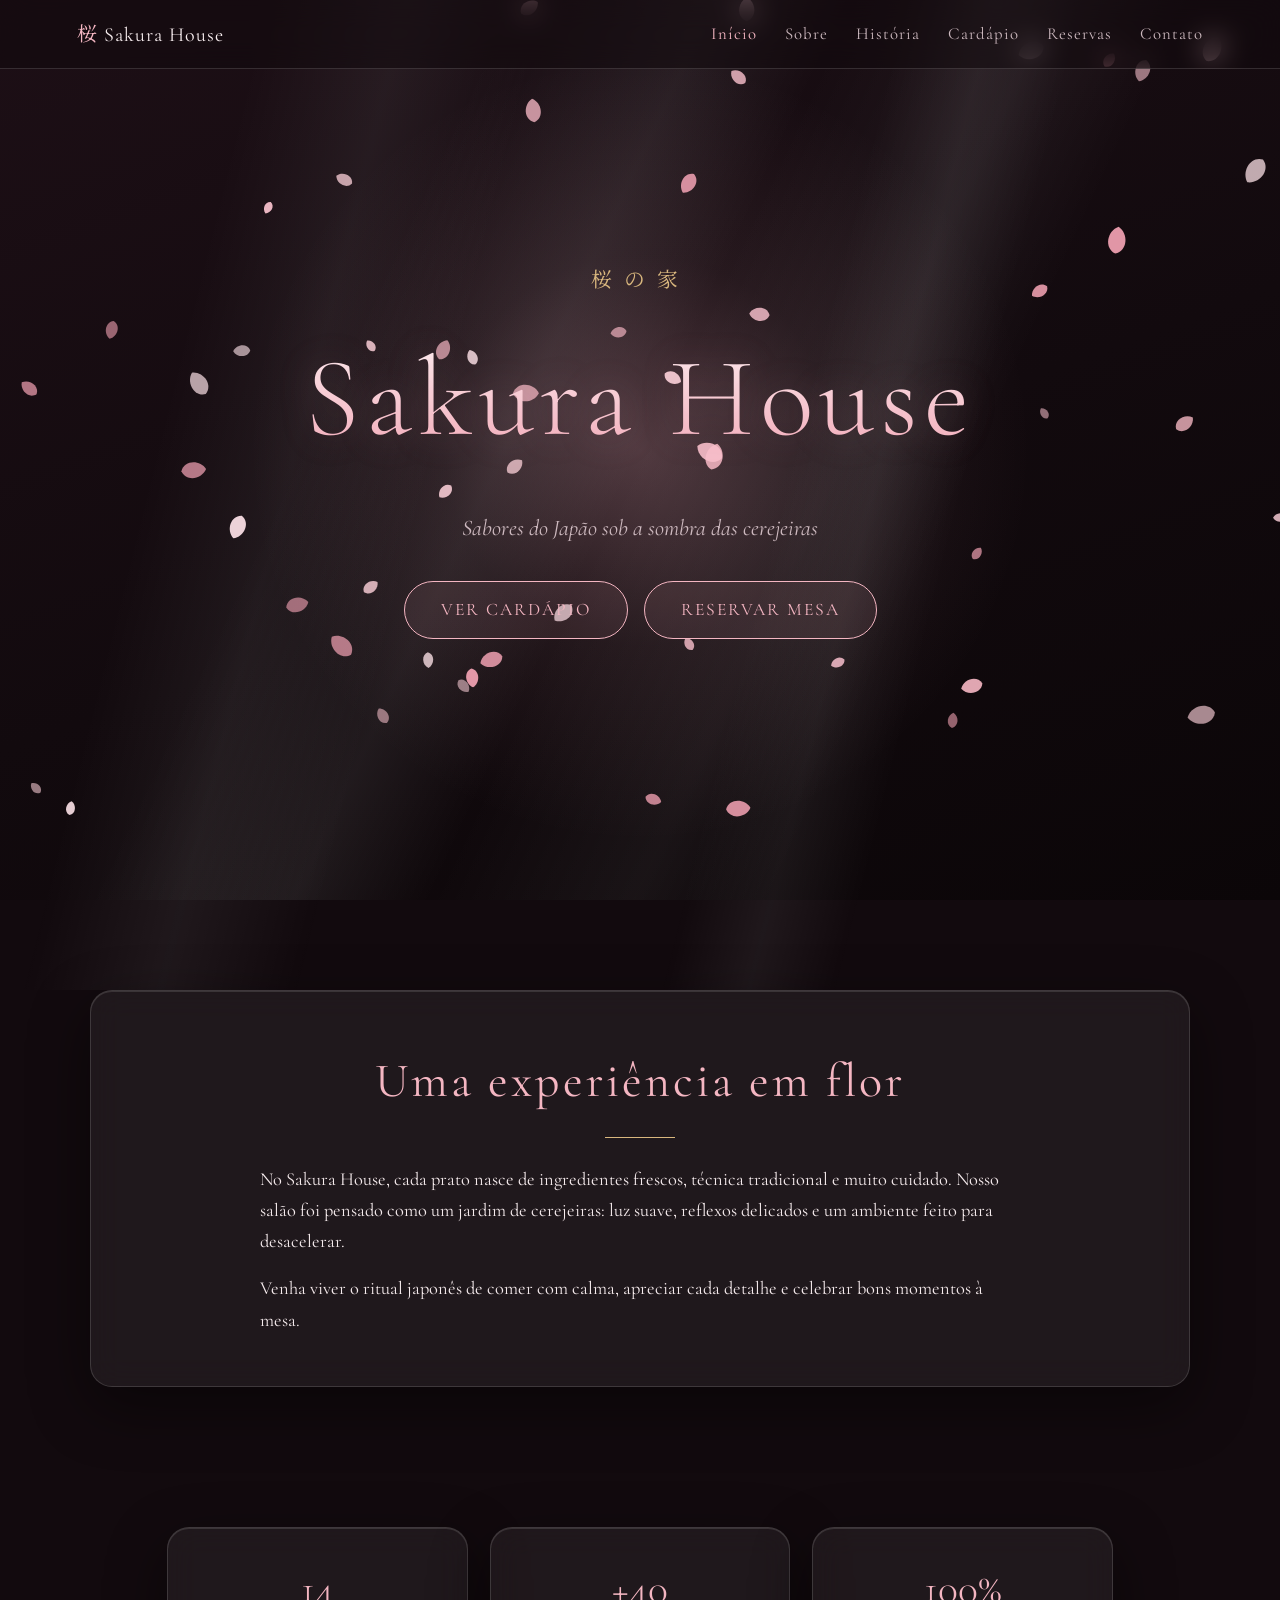
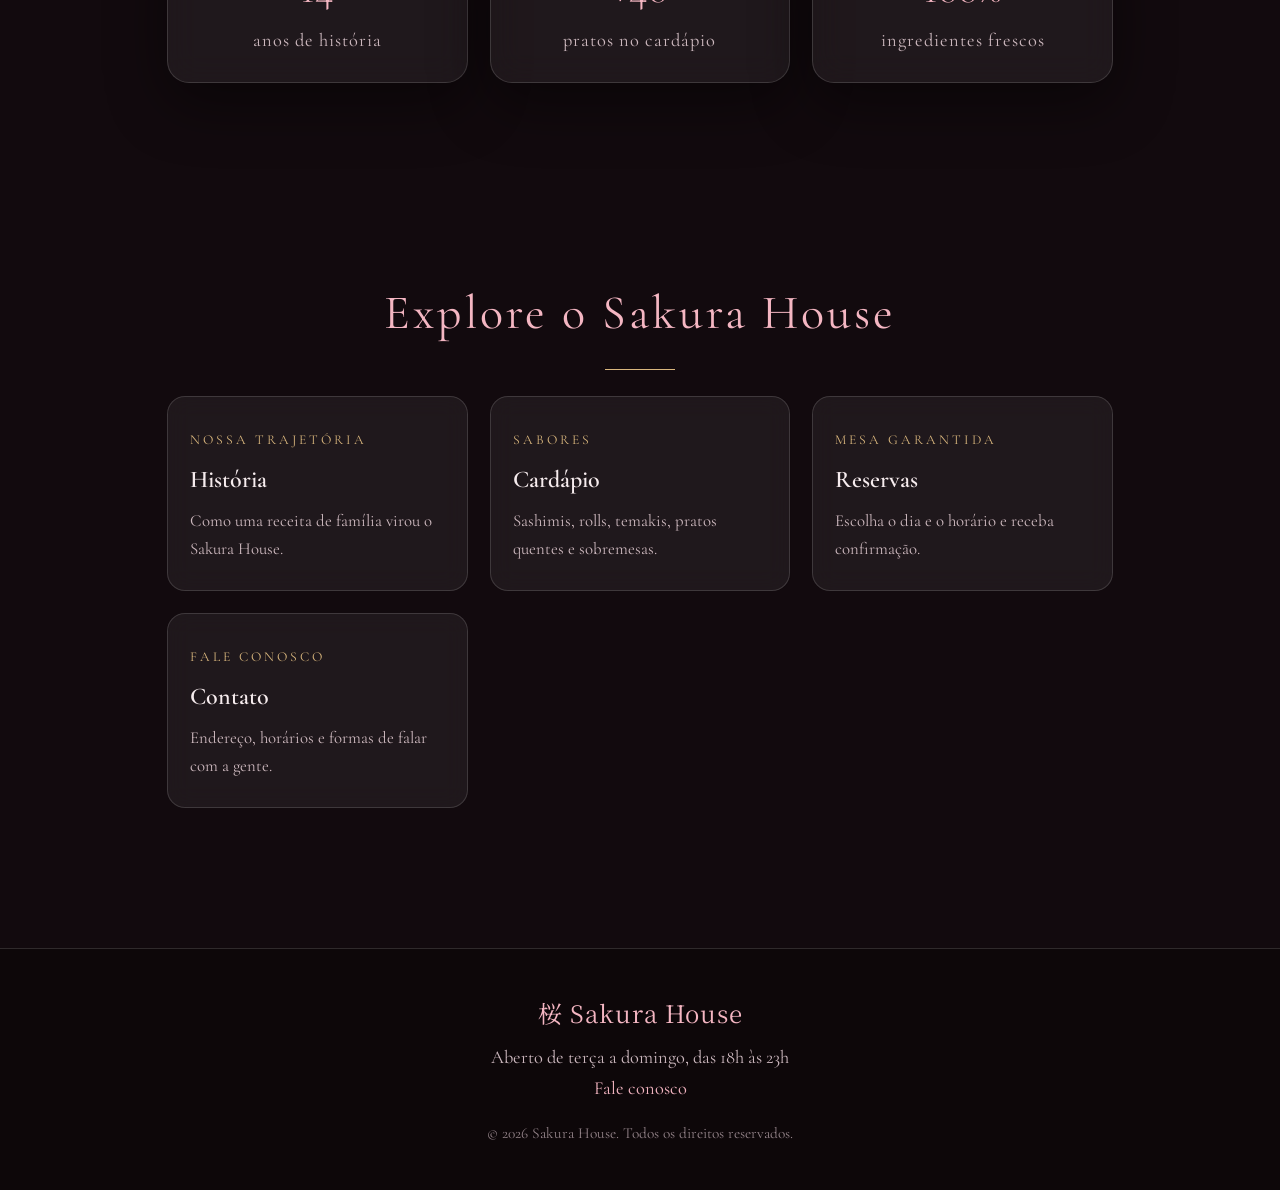
<file: index.html>
<!DOCTYPE html>
<html lang="pt-BR">
<head>
  <meta charset="UTF-8" />
  <meta name="viewport" content="width=device-width, initial-scale=1.0" />
  <title>Sakura House | Restaurante Japonês</title>
  <meta name="description" content="Sakura House, culinária japonesa sofisticada sob a sombra das cerejeiras." />

  <link rel="preconnect" href="https://fonts.googleapis.com" />
  <link rel="preconnect" href="https://fonts.gstatic.com" crossorigin />
  <link href="https://fonts.googleapis.com/css2?family=Cormorant+Garamond:wght@300;400;600&family=Noto+Serif+JP:wght@300;500&display=swap" rel="stylesheet" />
  <link rel="stylesheet" href="css/style.css" />
</head>
<body>

  <div class="fundo-espelho" id="espelho"></div>
  <canvas id="petalas"></canvas>

  <header class="topo">
    <a href="index.html" class="logo">桜 <span>Sakura House</span></a>
    <nav>
      <a href="index.html" class="ativo">Início</a>
      <a href="sobre.html">Sobre</a>
      <a href="historia.html">História</a>
      <a href="cardapio.html">Cardápio</a>
      <a href="reservas.html">Reservas</a>
      <a href="contato.html">Contato</a>
    </nav>
  </header>

  <main>

    <section class="hero">
      <p class="kanji">桜の家</p>
      <h1>Sakura House</h1>
      <p class="frase">Sabores do Japão sob a sombra das cerejeiras</p>
      <div class="botoes">
        <a href="cardapio.html" class="botao">Ver cardápio</a>
        <a href="reservas.html" class="botao">Reservar mesa</a>
      </div>
    </section>

    <section class="secao vidro">
      <h2>Uma experiência em flor</h2>
      <div class="texto">
        <p>
          No Sakura House, cada prato nasce de ingredientes frescos, técnica
          tradicional e muito cuidado. Nosso salão foi pensado como um jardim
          de cerejeiras: luz suave, reflexos delicados e um ambiente feito
          para desacelerar.
        </p>
        <p>
          Venha viver o ritual japonês de comer com calma, apreciar cada
          detalhe e celebrar bons momentos à mesa.
        </p>
      </div>
    </section>

    <section class="secao">
      <div class="numeros">
        <div class="numero vidro" style="padding: 26px 10px;">
          <strong>14</strong><span>anos de história</span>
        </div>
        <div class="numero vidro" style="padding: 26px 10px;">
          <strong>+40</strong><span>pratos no cardápio</span>
        </div>
        <div class="numero vidro" style="padding: 26px 10px;">
          <strong>100%</strong><span>ingredientes frescos</span>
        </div>
      </div>
    </section>

    <section class="secao">
      <h2>Explore o Sakura House</h2>
      <div class="grade">
        <a href="historia.html" class="card">
          <span class="categoria">Nossa trajetória</span>
          <h3>História</h3>
          <p>Como uma receita de família virou o Sakura House.</p>
        </a>
        <a href="cardapio.html" class="card">
          <span class="categoria">Sabores</span>
          <h3>Cardápio</h3>
          <p>Sashimis, rolls, temakis, pratos quentes e sobremesas.</p>
        </a>
        <a href="reservas.html" class="card">
          <span class="categoria">Mesa garantida</span>
          <h3>Reservas</h3>
          <p>Escolha o dia e o horário e receba confirmação.</p>
        </a>
        <a href="contato.html" class="card">
          <span class="categoria">Fale conosco</span>
          <h3>Contato</h3>
          <p>Endereço, horários e formas de falar com a gente.</p>
        </a>
      </div>
    </section>

  </main>

  <footer class="rodape">
    <p class="logo">桜 Sakura House</p>
    <p>Aberto de terça a domingo, das 18h às 23h</p>
    <p><a href="contato.html">Fale conosco</a></p>
    <small>© 2026 Sakura House. Todos os direitos reservados.</small>
  </footer>

  <script src="js/espelho.js"></script>
  <script src="js/petalas.js"></script>
</body>
</html>
</file>
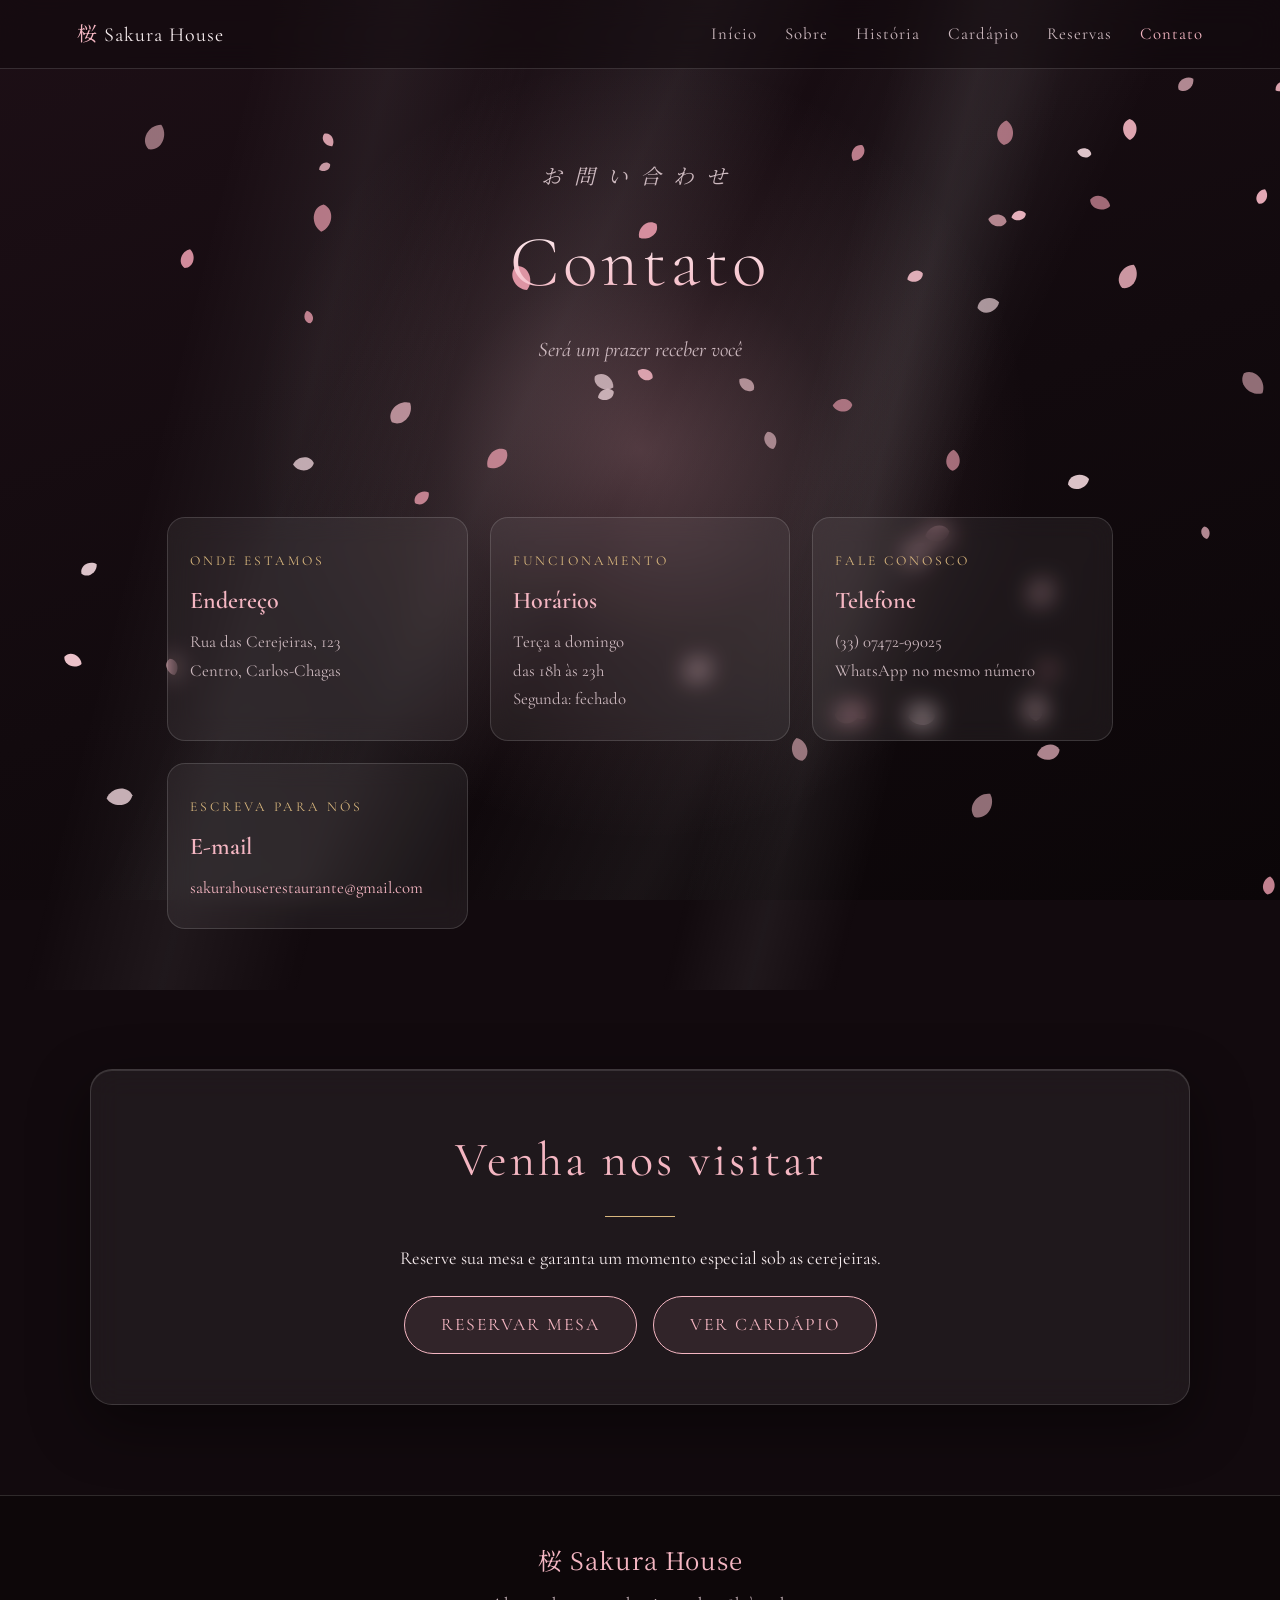
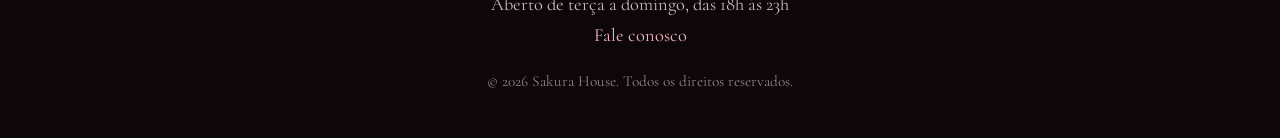
<file: contato.html>
<!DOCTYPE html>
<html lang="pt-BR">
<head>
  <meta charset="UTF-8" />
  <meta name="viewport" content="width=device-width, initial-scale=1.0" />
  <title>Contato | Sakura House</title>
  <meta name="description" content="Endereço, horários e contato do Sakura House." />

  <link rel="preconnect" href="https://fonts.googleapis.com" />
  <link rel="preconnect" href="https://fonts.gstatic.com" crossorigin />
  <link href="https://fonts.googleapis.com/css2?family=Cormorant+Garamond:wght@300;400;600&family=Noto+Serif+JP:wght@300;500&display=swap" rel="stylesheet" />
  <link rel="stylesheet" href="css/style.css" />
</head>
<body>

  <div class="fundo-espelho" id="espelho"></div>
  <canvas id="petalas"></canvas>

  <header class="topo">
    <a href="index.html" class="logo">桜 <span>Sakura House</span></a>
    <nav>
      <a href="index.html">Início</a>
      <a href="sobre.html">Sobre</a>
      <a href="historia.html">História</a>
      <a href="cardapio.html">Cardápio</a>
      <a href="reservas.html">Reservas</a>
      <a href="contato.html" class="ativo">Contato</a>
    </nav>
  </header>

  <main class="pagina">

    <div class="cabecalho-pagina">
      <p class="kanji">お問い合わせ</p>
      <h1>Contato</h1>
      <p>Será um prazer receber você</p>
    </div>

    <section class="secao info-contato">
      <div class="grade">
        <article class="card">
          <span class="categoria">Onde estamos</span>
          <h3>Endereço</h3>
          <p>Rua das Cerejeiras, 123<br />Centro, Carlos-Chagas</p>
        </article>
        <article class="card">
          <span class="categoria">Funcionamento</span>
          <h3>Horários</h3>
          <p>Terça a domingo<br />das 18h às 23h<br />Segunda: fechado</p>
        </article>
        <article class="card">
          <span class="categoria">Fale conosco</span>
          <h3>Telefone</h3>
          <p>(33) 07472-99025<br />WhatsApp no mesmo número</p>
        </article>
        <article class="card">
          <span class="categoria">Escreva para nós</span>
          <h3>E-mail</h3>
          <p><a href="mailto:contato@sakurahouse.com">sakurahouserestaurante@gmail.com</a></p>
        </article>
      </div>
    </section>

    <section class="secao vidro">
      <h2>Venha nos visitar</h2>
      <p>Reserve sua mesa e garanta um momento especial sob as cerejeiras.</p>
      <div class="botoes" style="margin-top: 22px;">
        <a href="reservas.html" class="botao">Reservar mesa</a>
        <a href="cardapio.html" class="botao">Ver cardápio</a>
      </div>
    </section>

  </main>

  <footer class="rodape">
    <p class="logo">桜 Sakura House</p>
    <p>Aberto de terça a domingo, das 18h às 23h</p>
    <p><a href="contato.html">Fale conosco</a></p>
    <small>© 2026 Sakura House. Todos os direitos reservados.</small>
  </footer>

  <script src="js/espelho.js"></script>
  <script src="js/petalas.js"></script>
</body>
</html>
</file>
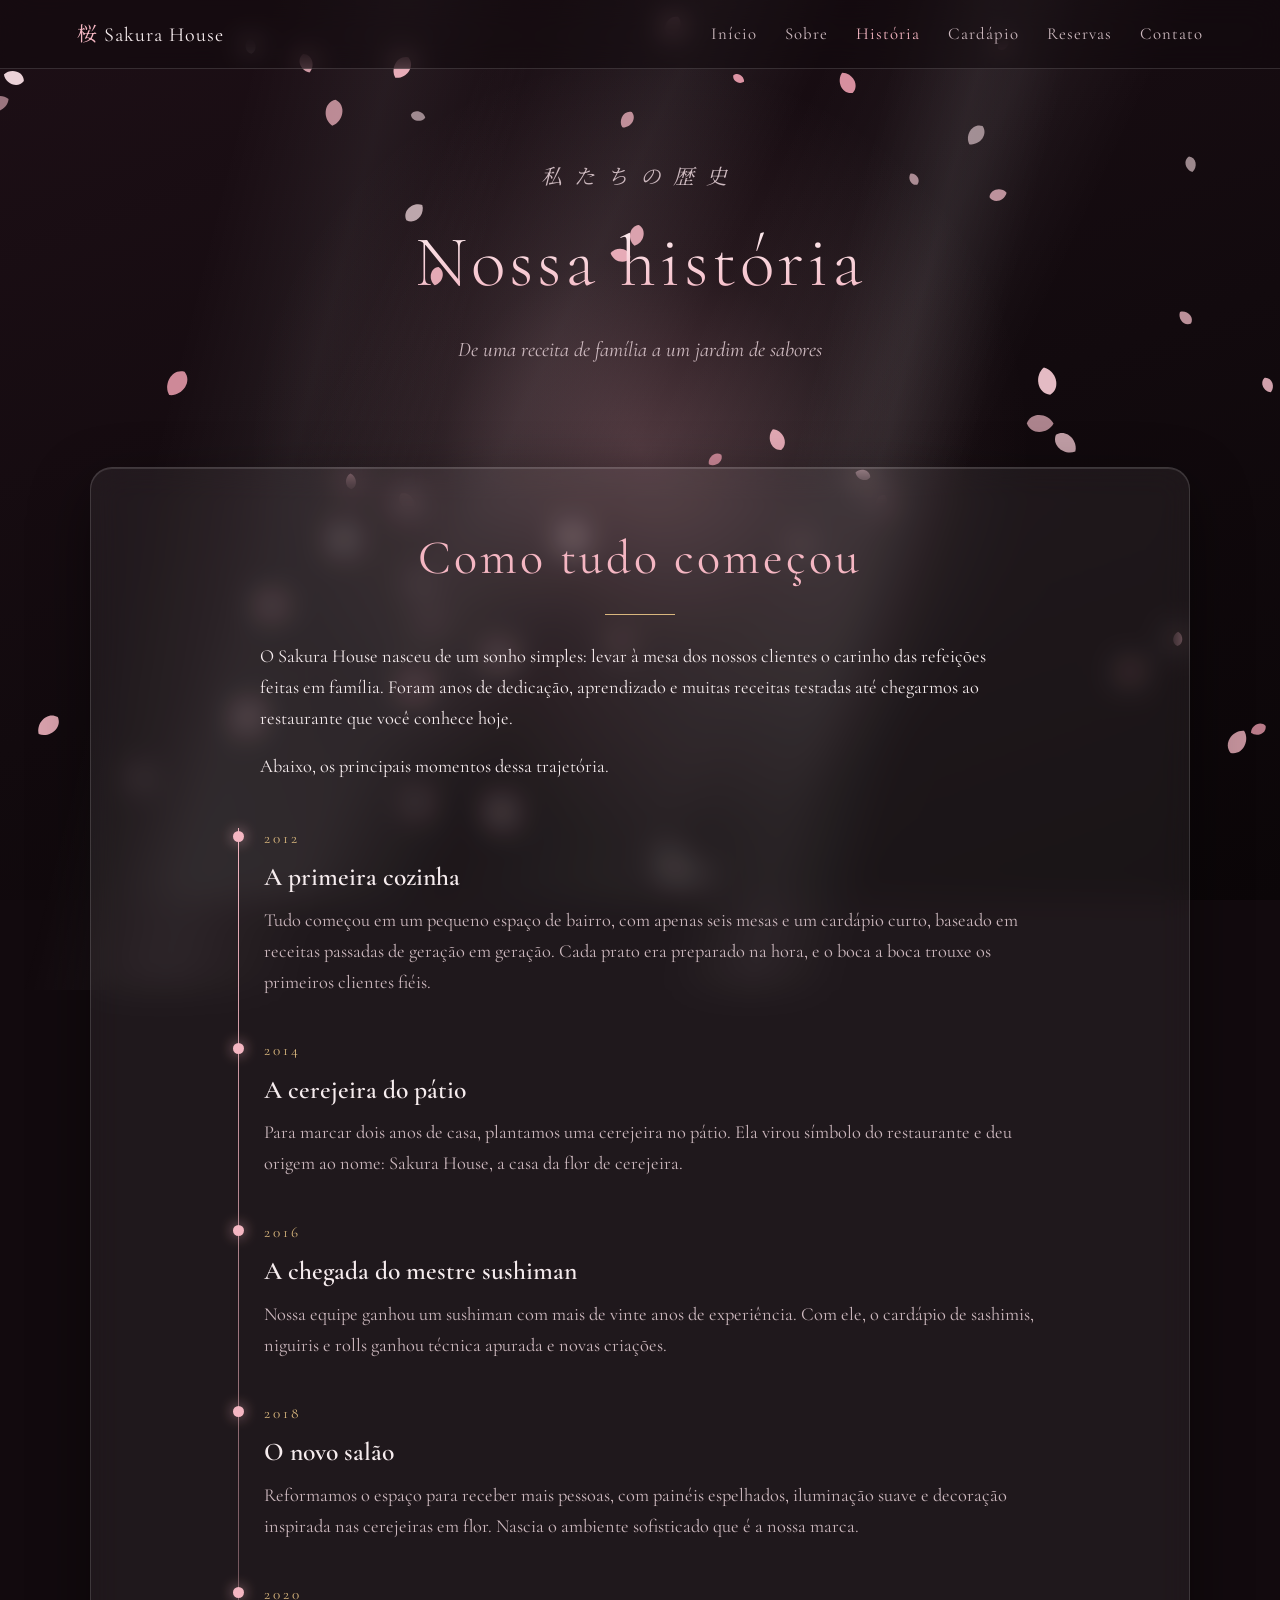
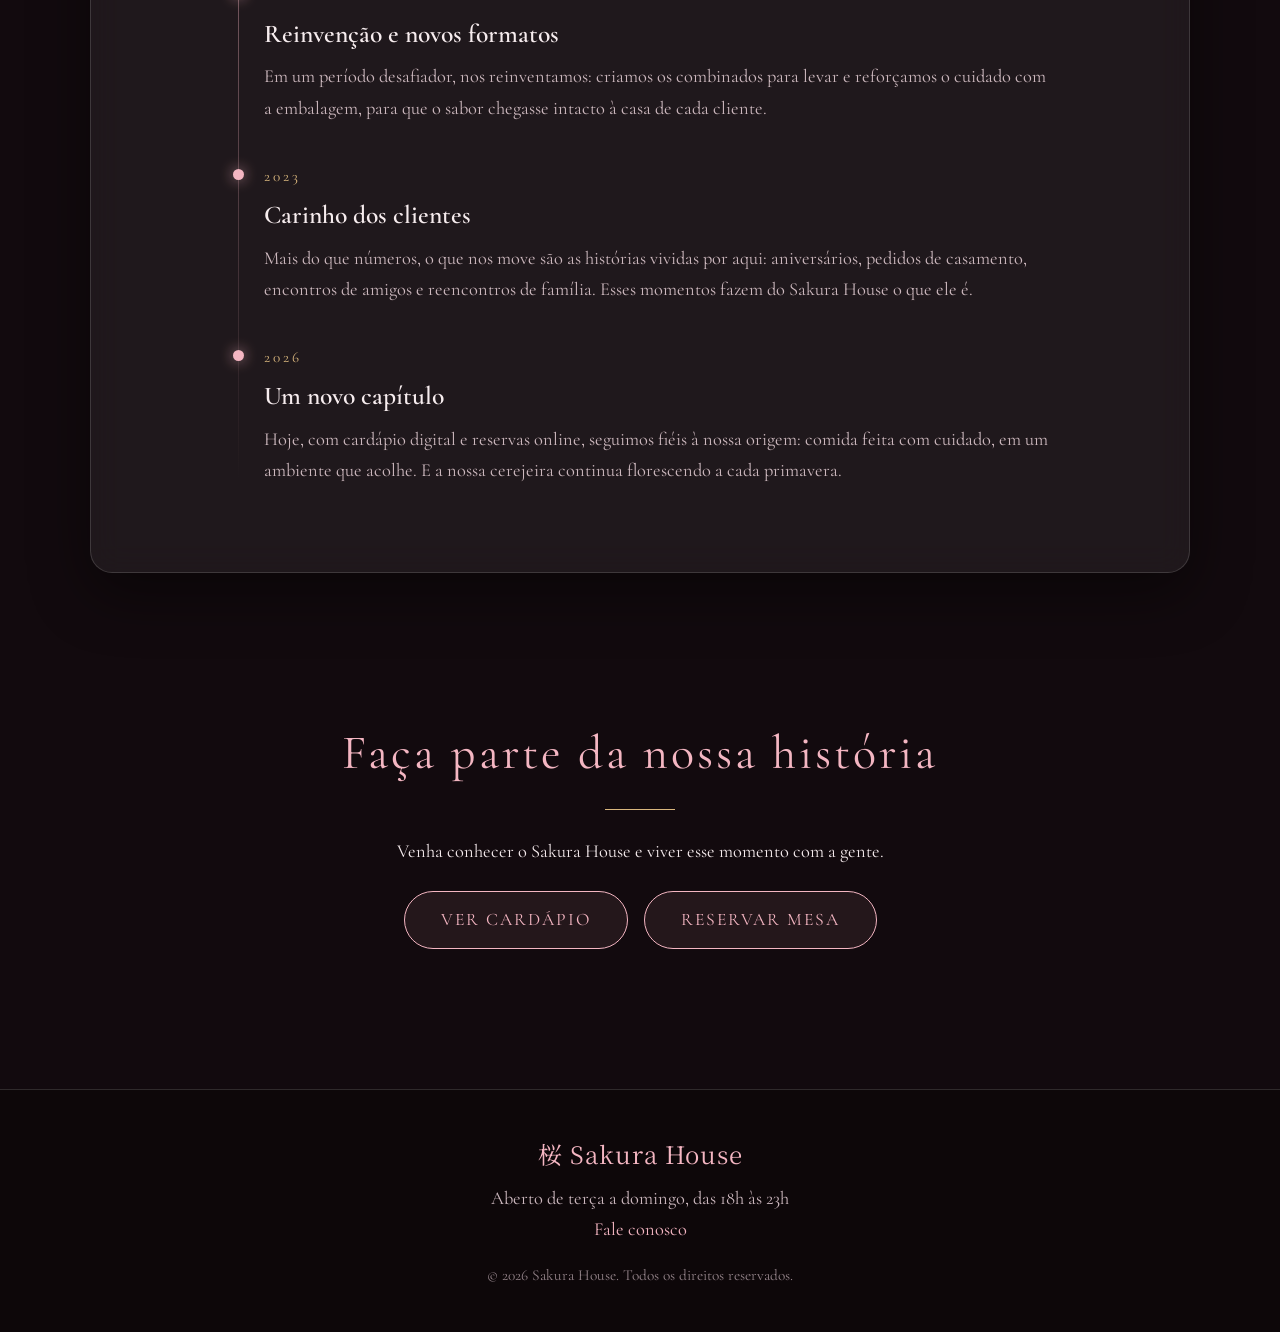
<file: historia.html>
<!DOCTYPE html>
<html lang="pt-BR">
<head>
  <meta charset="UTF-8" />
  <meta name="viewport" content="width=device-width, initial-scale=1.0" />
  <title>História | Sakura House</title>
  <meta name="description" content="A trajetória do Sakura House, de uma receita de família ao restaurante de hoje." />

  <link rel="preconnect" href="https://fonts.googleapis.com" />
  <link rel="preconnect" href="https://fonts.gstatic.com" crossorigin />
  <link href="https://fonts.googleapis.com/css2?family=Cormorant+Garamond:wght@300;400;600&family=Noto+Serif+JP:wght@300;500&display=swap" rel="stylesheet" />
  <link rel="stylesheet" href="css/style.css" />
</head>
<body>

  <div class="fundo-espelho" id="espelho"></div>
  <canvas id="petalas"></canvas>

  <header class="topo">
    <a href="index.html" class="logo">桜 <span>Sakura House</span></a>
    <nav>
      <a href="index.html">Início</a>
      <a href="sobre.html">Sobre</a>
      <a href="historia.html" class="ativo">História</a>
      <a href="cardapio.html">Cardápio</a>
      <a href="reservas.html">Reservas</a>
      <a href="contato.html">Contato</a>
    </nav>
  </header>

  <main class="pagina">

    <div class="cabecalho-pagina">
      <p class="kanji">私たちの歴史</p>
      <h1>Nossa história</h1>
      <p>De uma receita de família a um jardim de sabores</p>
    </div>

    <section class="secao vidro">
      <h2>Como tudo começou</h2>
      <div class="texto">
        <p>
          O Sakura House nasceu de um sonho simples: levar à mesa dos nossos
          clientes o carinho das refeições feitas em família. Foram anos de
          dedicação, aprendizado e muitas receitas testadas até chegarmos ao
          restaurante que você conhece hoje.
        </p>
        <p>
          Abaixo, os principais momentos dessa trajetória.
        </p>
      </div>

      <div class="linha-tempo">

        <div class="marco">
          <span class="ano">2012</span>
          <h3>A primeira cozinha</h3>
          <p>
            Tudo começou em um pequeno espaço de bairro, com apenas seis mesas
            e um cardápio curto, baseado em receitas passadas de geração em
            geração. Cada prato era preparado na hora, e o boca a boca
            trouxe os primeiros clientes fiéis.
          </p>
        </div>

        <div class="marco">
          <span class="ano">2014</span>
          <h3>A cerejeira do pátio</h3>
          <p>
            Para marcar dois anos de casa, plantamos uma cerejeira no pátio.
            Ela virou símbolo do restaurante e deu origem ao nome: Sakura
            House, a casa da flor de cerejeira.
          </p>
        </div>

        <div class="marco">
          <span class="ano">2016</span>
          <h3>A chegada do mestre sushiman</h3>
          <p>
            Nossa equipe ganhou um sushiman com mais de vinte anos de
            experiência. Com ele, o cardápio de sashimis, niguiris e rolls
            ganhou técnica apurada e novas criações.
          </p>
        </div>

        <div class="marco">
          <span class="ano">2018</span>
          <h3>O novo salão</h3>
          <p>
            Reformamos o espaço para receber mais pessoas, com painéis
            espelhados, iluminação suave e decoração inspirada nas cerejeiras
            em flor. Nascia o ambiente sofisticado que é a nossa marca.
          </p>
        </div>

        <div class="marco">
          <span class="ano">2020</span>
          <h3>Reinvenção e novos formatos</h3>
          <p>
            Em um período desafiador, nos reinventamos: criamos os combinados
            para levar e reforçamos o cuidado com a embalagem, para que o
            sabor chegasse intacto à casa de cada cliente.
          </p>
        </div>

        <div class="marco">
          <span class="ano">2023</span>
          <h3>Carinho dos clientes</h3>
          <p>
            Mais do que números, o que nos move são as histórias vividas por
            aqui: aniversários, pedidos de casamento, encontros de amigos e
            reencontros de família. Esses momentos fazem do Sakura House o que
            ele é.
          </p>
        </div>

        <div class="marco">
          <span class="ano">2026</span>
          <h3>Um novo capítulo</h3>
          <p>
            Hoje, com cardápio digital e reservas online, seguimos fiéis à
            nossa origem: comida feita com cuidado, em um ambiente que
            acolhe. E a nossa cerejeira continua florescendo a cada
            primavera.
          </p>
        </div>

      </div>
    </section>

    <section class="secao">
      <h2>Faça parte da nossa história</h2>
      <p>Venha conhecer o Sakura House e viver esse momento com a gente.</p>
      <div class="botoes" style="margin-top: 24px;">
        <a href="cardapio.html" class="botao">Ver cardápio</a>
        <a href="reservas.html" class="botao">Reservar mesa</a>
      </div>
    </section>

  </main>

  <footer class="rodape">
    <p class="logo">桜 Sakura House</p>
    <p>Aberto de terça a domingo, das 18h às 23h</p>
    <p><a href="contato.html">Fale conosco</a></p>
    <small>© 2026 Sakura House. Todos os direitos reservados.</small>
  </footer>

  <script src="js/espelho.js"></script>
  <script src="js/petalas.js"></script>
</body>
</html>
</file>
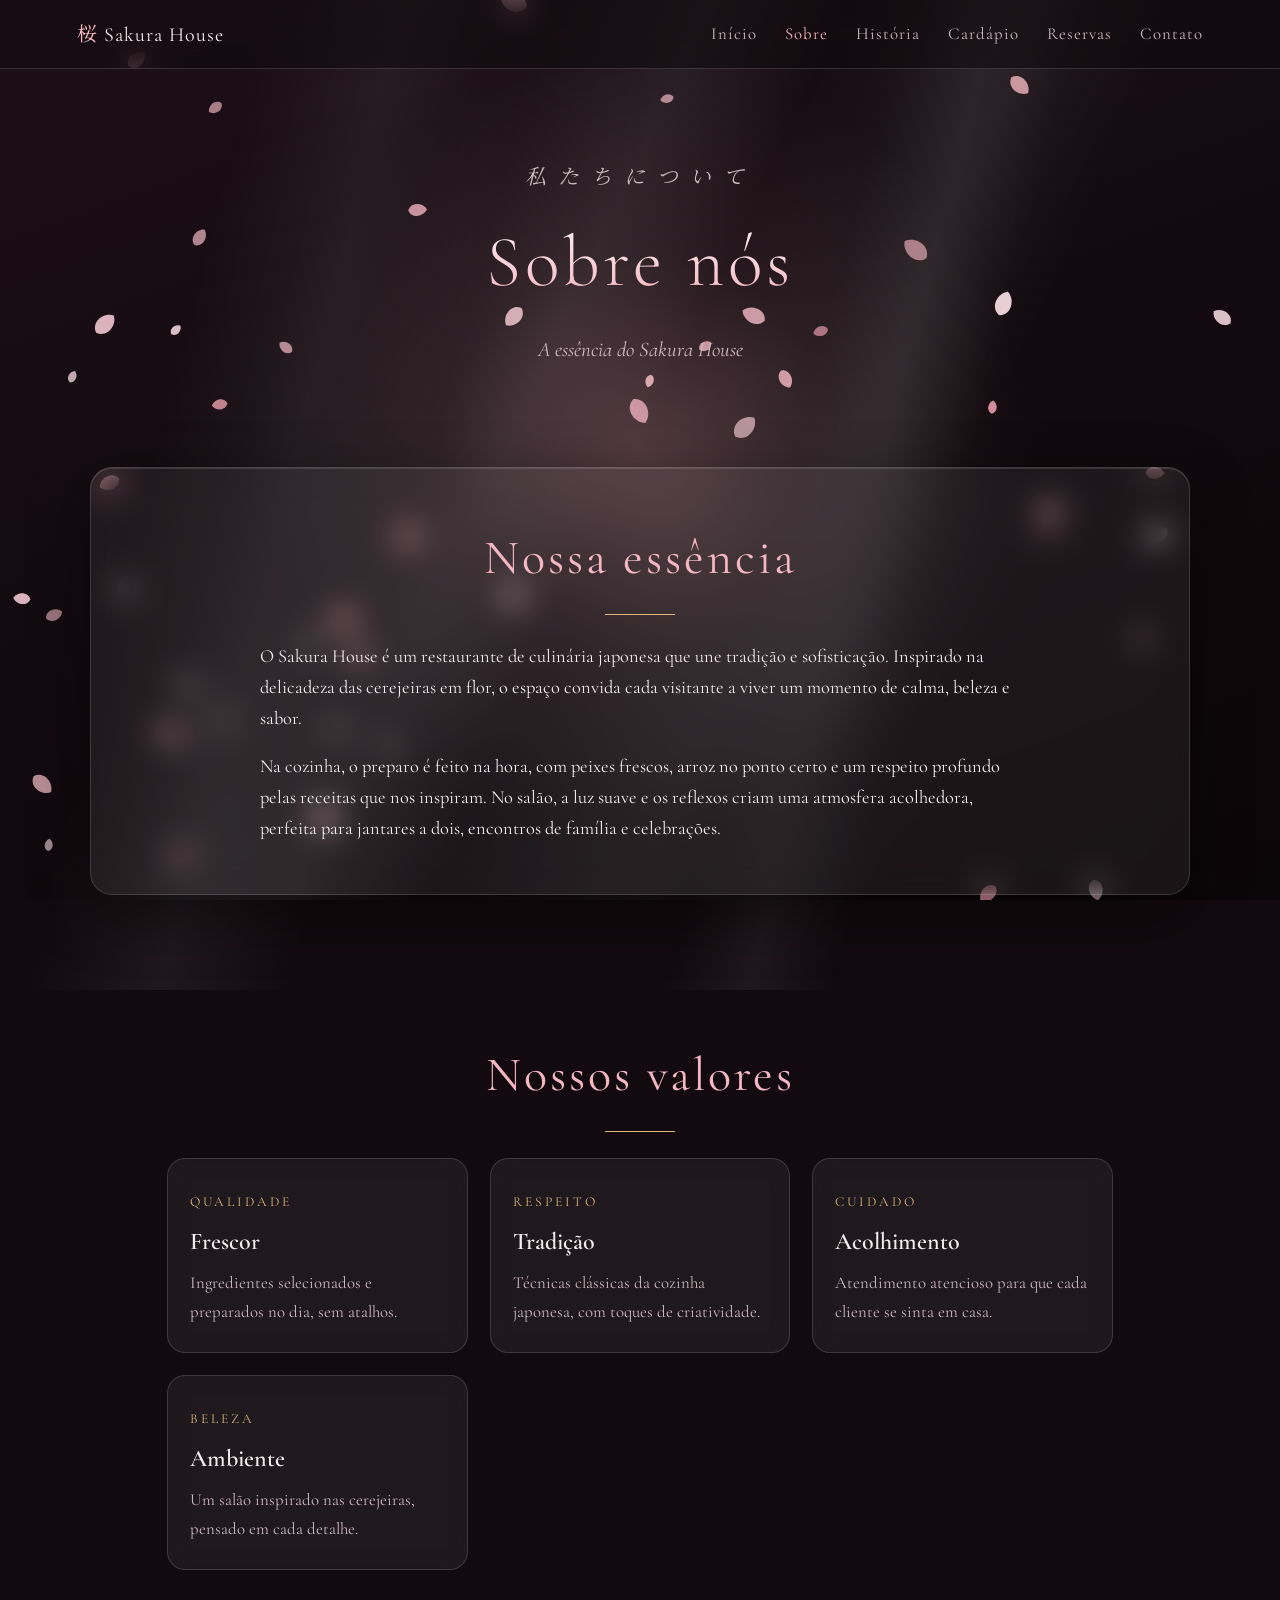
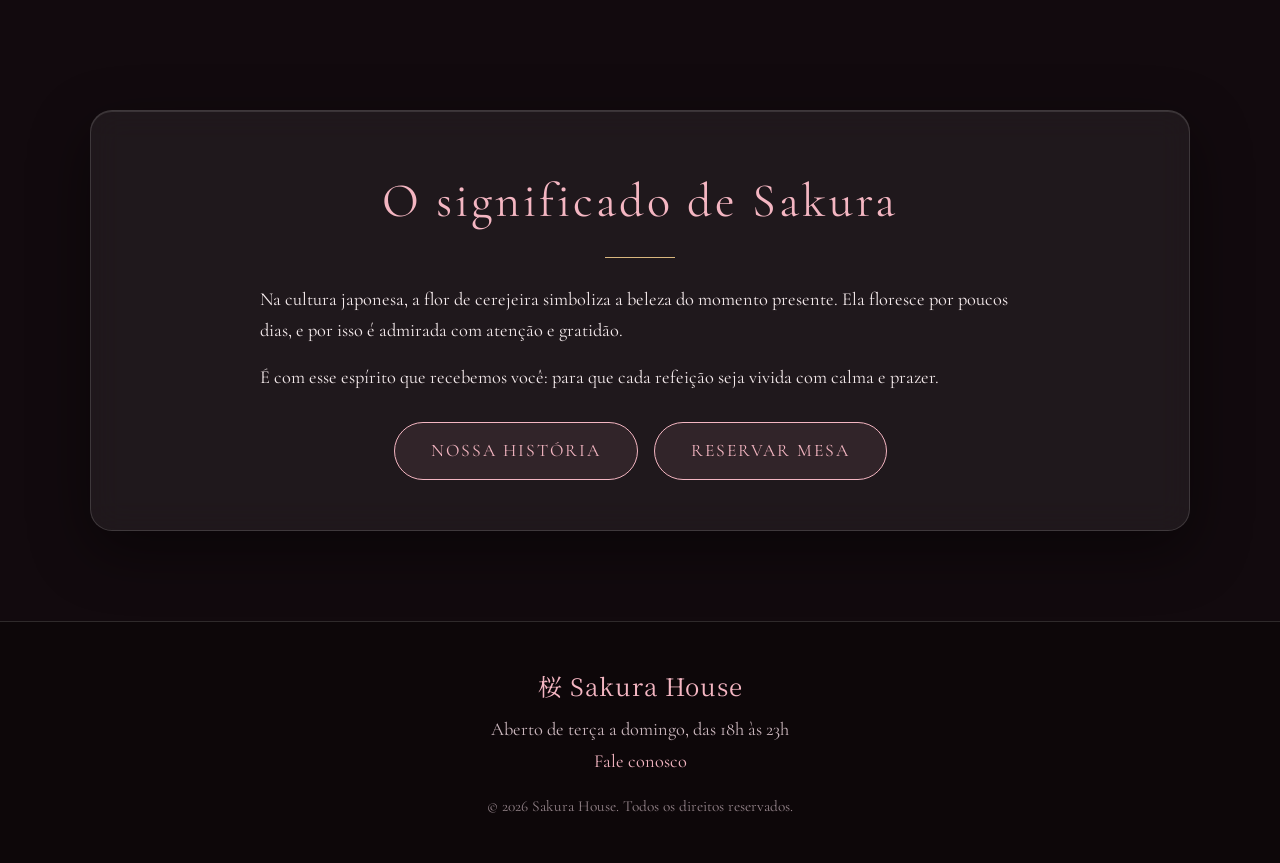
<file: sobre.html>
<!DOCTYPE html>
<html lang="pt-BR">
<head>
  <meta charset="UTF-8" />
  <meta name="viewport" content="width=device-width, initial-scale=1.0" />
  <title>Sobre | Sakura House</title>
  <meta name="description" content="Conheça a essência, a filosofia e os valores do Sakura House." />

  <link rel="preconnect" href="https://fonts.googleapis.com" />
  <link rel="preconnect" href="https://fonts.gstatic.com" crossorigin />
  <link href="https://fonts.googleapis.com/css2?family=Cormorant+Garamond:wght@300;400;600&family=Noto+Serif+JP:wght@300;500&display=swap" rel="stylesheet" />
  <link rel="stylesheet" href="css/style.css" />
</head>
<body>

  <div class="fundo-espelho" id="espelho"></div>
  <canvas id="petalas"></canvas>

  <header class="topo">
    <a href="index.html" class="logo">桜 <span>Sakura House</span></a>
    <nav>
      <a href="index.html">Início</a>
      <a href="sobre.html" class="ativo">Sobre</a>
      <a href="historia.html">História</a>
      <a href="cardapio.html">Cardápio</a>
      <a href="reservas.html">Reservas</a>
      <a href="contato.html">Contato</a>
    </nav>
  </header>

  <main class="pagina">

    <div class="cabecalho-pagina">
      <p class="kanji">私たちについて</p>
      <h1>Sobre nós</h1>
      <p>A essência do Sakura House</p>
    </div>

    <section class="secao vidro">
      <h2>Nossa essência</h2>
      <div class="texto">
        <p>
          O Sakura House é um restaurante de culinária japonesa que une
          tradição e sofisticação. Inspirado na delicadeza das cerejeiras em
          flor, o espaço convida cada visitante a viver um momento de calma,
          beleza e sabor.
        </p>
        <p>
          Na cozinha, o preparo é feito na hora, com peixes frescos, arroz no
          ponto certo e um respeito profundo pelas receitas que nos
          inspiram. No salão, a luz suave e os reflexos criam uma atmosfera
          acolhedora, perfeita para jantares a dois, encontros de família e
          celebrações.
        </p>
      </div>
    </section>

    <section class="secao">
      <h2>Nossos valores</h2>
      <div class="grade">
        <article class="card">
          <span class="categoria">Qualidade</span>
          <h3>Frescor</h3>
          <p>Ingredientes selecionados e preparados no dia, sem atalhos.</p>
        </article>
        <article class="card">
          <span class="categoria">Respeito</span>
          <h3>Tradição</h3>
          <p>Técnicas clássicas da cozinha japonesa, com toques de criatividade.</p>
        </article>
        <article class="card">
          <span class="categoria">Cuidado</span>
          <h3>Acolhimento</h3>
          <p>Atendimento atencioso para que cada cliente se sinta em casa.</p>
        </article>
        <article class="card">
          <span class="categoria">Beleza</span>
          <h3>Ambiente</h3>
          <p>Um salão inspirado nas cerejeiras, pensado em cada detalhe.</p>
        </article>
      </div>
    </section>

    <section class="secao vidro">
      <h2>O significado de Sakura</h2>
      <div class="texto">
        <p>
          Na cultura japonesa, a flor de cerejeira simboliza a beleza do
          momento presente. Ela floresce por poucos dias, e por isso é
          admirada com atenção e gratidão.
        </p>
        <p>
          É com esse espírito que recebemos você: para que cada refeição seja
          vivida com calma e prazer.
        </p>
      </div>
      <div class="botoes" style="margin-top: 28px;">
        <a href="historia.html" class="botao">Nossa história</a>
        <a href="reservas.html" class="botao">Reservar mesa</a>
      </div>
    </section>

  </main>

  <footer class="rodape">
    <p class="logo">桜 Sakura House</p>
    <p>Aberto de terça a domingo, das 18h às 23h</p>
    <p><a href="contato.html">Fale conosco</a></p>
    <small>© 2026 Sakura House. Todos os direitos reservados.</small>
  </footer>

  <script src="js/espelho.js"></script>
  <script src="js/petalas.js"></script>
</body>
</html>
</file>
<file: css/style.css>
/* ============ Variáveis ============ */
:root {
  --fundo: #120a0e;
  --rosa: #f4b6c2;
  --rosa-forte: #e98aa0;
  --dourado: #d9b77e;
  --texto: #f6ecee;
  --texto-suave: #cdb9bf;
  --vidro: rgba(255, 255, 255, 0.06);
  --borda: rgba(255, 255, 255, 0.14);
  --mx: 50%;
  --my: 50%;
}

* { margin: 0; padding: 0; box-sizing: border-box; }
html { scroll-behavior: smooth; }

body {
  background: var(--fundo);
  color: var(--texto);
  font-family: "Cormorant Garamond", serif;
  font-size: 1.15rem;
  line-height: 1.7;
  overflow-x: hidden;
}

/* ============ Fundo espelhado ============ */
.fundo-espelho {
  position: fixed;
  inset: 0;
  z-index: -2;
  background:
    /* reflexo de luz que segue o mouse */
    radial-gradient(circle at var(--mx) var(--my),
      rgba(244, 182, 194, 0.28) 0%,
      rgba(244, 182, 194, 0.08) 25%,
      transparent 50%),
    /* brilho de espelho em diagonal */
    linear-gradient(115deg,
      transparent 30%,
      rgba(255, 255, 255, 0.07) 42%,
      transparent 50%,
      rgba(255, 255, 255, 0.05) 62%,
      transparent 70%),
    linear-gradient(160deg, #1d0f16 0%, #120a0e 55%, #0b0608 100%);
  transition: background 0.15s ease-out;
}

/* painéis de espelho (efeito de vidro refletindo) */
.fundo-espelho::before,
.fundo-espelho::after {
  content: "";
  position: absolute;
  top: -10%;
  height: 120%;
  width: 22%;
  background: linear-gradient(90deg,
    rgba(255, 255, 255, 0.00),
    rgba(255, 255, 255, 0.06),
    rgba(255, 255, 255, 0.00));
  transform: skewX(-14deg) translateX(var(--deslocar, 0px));
  transition: transform 0.2s ease-out;
}
.fundo-espelho::before { left: 12%; }
.fundo-espelho::after  { left: 62%; width: 14%; }

#petalas {
  position: fixed;
  inset: 0;
  z-index: -1;
  pointer-events: none;
}

/* ============ Topo ============ */
.topo {
  position: fixed;
  top: 0; left: 0; right: 0;
  z-index: 10;
  display: flex;
  justify-content: space-between;
  align-items: center;
  padding: 16px 6vw;
  background: rgba(18, 10, 14, 0.55);
  backdrop-filter: blur(14px);
  -webkit-backdrop-filter: blur(14px);
  border-bottom: 1px solid var(--borda);
}

.logo {
  font-family: "Noto Serif JP", serif;
  font-size: 1.25rem;
  color: var(--rosa);
  text-decoration: none;
  letter-spacing: 1px;
}
.logo span { color: var(--texto); font-family: "Cormorant Garamond", serif; }

.topo nav a {
  color: var(--texto-suave);
  text-decoration: none;
  margin-left: 28px;
  font-size: 1.05rem;
  letter-spacing: 1px;
  transition: color 0.25s;
}
.topo nav a:hover { color: var(--rosa); }

/* ============ Início ============ */
.hero {
  min-height: 100vh;
  display: flex;
  flex-direction: column;
  align-items: center;
  justify-content: center;
  text-align: center;
  padding: 0 6vw;
}

.kanji {
  font-family: "Noto Serif JP", serif;
  font-size: 1.3rem;
  letter-spacing: 12px;
  color: var(--dourado);
  margin-bottom: 8px;
}

.hero h1 {
  font-size: clamp(3rem, 9vw, 7rem);
  font-weight: 300;
  letter-spacing: 6px;
  background: linear-gradient(180deg, #ffffff 0%, var(--rosa) 70%);
  -webkit-background-clip: text;
  background-clip: text;
  color: transparent;
  text-shadow: 0 0 40px rgba(244, 182, 194, 0.25);
}

.frase {
  margin: 14px 0 34px;
  font-size: 1.4rem;
  font-style: italic;
  color: var(--texto-suave);
}

/* ============ Botão ============ */
.botao {
  display: inline-block;
  padding: 13px 36px;
  border: 1px solid var(--rosa);
  border-radius: 40px;
  background: rgba(244, 182, 194, 0.08);
  color: var(--rosa);
  font-family: inherit;
  font-size: 1.1rem;
  letter-spacing: 2px;
  text-decoration: none;
  text-transform: uppercase;
  cursor: pointer;
  transition: all 0.3s;
}
.botao:hover {
  background: var(--rosa);
  color: #2a1219;
  box-shadow: 0 0 28px rgba(244, 182, 194, 0.45);
}

/* ============ Seções ============ */
.secao {
  max-width: 1100px;
  margin: 90px auto;
  padding: 50px 6vw;
  text-align: center;
}

.secao h2 {
  font-size: clamp(2rem, 5vw, 3rem);
  font-weight: 400;
  letter-spacing: 3px;
  color: var(--rosa);
  margin-bottom: 26px;
}
.secao h2::after {
  content: "";
  display: block;
  width: 70px;
  height: 1px;
  margin: 14px auto 0;
  background: var(--dourado);
}

.vidro {
  background: var(--vidro);
  border: 1px solid var(--borda);
  border-radius: 22px;
  backdrop-filter: blur(16px);
  -webkit-backdrop-filter: blur(16px);
  box-shadow:
    0 20px 60px rgba(0, 0, 0, 0.45),
    inset 0 1px 0 rgba(255, 255, 255, 0.12);
}

/* ============ Cardápio ============ */
.filtros {
  display: flex;
  flex-wrap: wrap;
  justify-content: center;
  gap: 10px;
  margin-bottom: 34px;
}
.filtros button {
  padding: 8px 20px;
  border: 1px solid var(--borda);
  border-radius: 30px;
  background: transparent;
  color: var(--texto-suave);
  font-family: inherit;
  font-size: 1rem;
  cursor: pointer;
  transition: all 0.25s;
}
.filtros button:hover,
.filtros button.ativo {
  border-color: var(--rosa);
  color: var(--rosa);
  background: rgba(244, 182, 194, 0.1);
}

.grade {
  display: grid;
  grid-template-columns: repeat(auto-fill, minmax(260px, 1fr));
  gap: 22px;
}

.card {
  padding: 26px 22px;
  text-align: left;
  background: var(--vidro);
  border: 1px solid var(--borda);
  border-radius: 18px;
  backdrop-filter: blur(12px);
  -webkit-backdrop-filter: blur(12px);
  transition: transform 0.2s ease-out, border-color 0.3s, box-shadow 0.3s;
  transform-style: preserve-3d;
}
.card:hover {
  border-color: var(--rosa);
  box-shadow: 0 16px 40px rgba(244, 182, 194, 0.18);
}
.card .categoria {
  font-size: 0.85rem;
  letter-spacing: 3px;
  text-transform: uppercase;
  color: var(--dourado);
}
.card h3 {
  margin: 6px 0;
  font-size: 1.5rem;
  font-weight: 600;
}
.card p { color: var(--texto-suave); font-size: 1.05rem; }
.card .preco {
  display: block;
  margin-top: 14px;
  font-size: 1.35rem;
  color: var(--rosa);
}

.carregando { color: var(--texto-suave); font-style: italic; }

/* ============ Formulário ============ */
.formulario {
  max-width: 520px;
  margin: 0 auto;
  display: grid;
  gap: 14px;
}
.formulario input,
.formulario select {
  width: 100%;
  padding: 13px 18px;
  border: 1px solid var(--borda);
  border-radius: 12px;
  background: rgba(255, 255, 255, 0.05);
  color: var(--texto);
  font-family: inherit;
  font-size: 1.05rem;
  outline: none;
  transition: border-color 0.25s, box-shadow 0.25s;
}
.formulario input::placeholder { color: var(--texto-suave); }
.formulario select option { background: #1d0f16; color: var(--texto); }
.formulario input:focus,
.formulario select:focus {
  border-color: var(--rosa);
  box-shadow: 0 0 0 3px rgba(244, 182, 194, 0.15);
}
.formulario input[type="date"] { color-scheme: dark; }

.mensagem { min-height: 24px; font-size: 1.05rem; }
.mensagem.ok   { color: #9fe3b4; }
.mensagem.erro { color: #ff9aa8; }

/* ============ Rodapé ============ */
.rodape {
  margin-top: 60px;
  padding: 44px 6vw;
  text-align: center;
  color: var(--texto-suave);
  background: rgba(10, 5, 8, 0.6);
  border-top: 1px solid var(--borda);
}
.rodape .logo { display: block; margin-bottom: 8px; font-size: 1.5rem; }
.rodape small { display: block; margin-top: 16px; opacity: 0.7; }

/* ============ Celular ============ */
@media (max-width: 700px) {
  .topo { flex-direction: column; gap: 6px; padding: 10px 4vw; }
  .topo nav a { margin: 0 10px; font-size: 0.95rem; }
  .secao { margin: 50px 12px; padding: 36px 20px; }
}

/* ============ Parte 8: subpáginas ============ */

.topo nav { display: flex; flex-wrap: wrap; justify-content: center; }
.topo nav a.ativo { color: var(--rosa); }

.rodape a { color: var(--rosa); text-decoration: none; }
.rodape a:hover { text-decoration: underline; }

.pagina { padding-top: 90px; min-height: 70vh; }

.cabecalho-pagina {
  text-align: center;
  padding: 60px 6vw 10px;
}
.cabecalho-pagina h1 {
  font-size: clamp(2.4rem, 7vw, 4.5rem);
  font-weight: 300;
  letter-spacing: 4px;
  background: linear-gradient(180deg, #ffffff 0%, var(--rosa) 80%);
  -webkit-background-clip: text;
  background-clip: text;
  color: transparent;
}
.cabecalho-pagina p {
  margin-top: 8px;
  font-size: 1.3rem;
  font-style: italic;
  color: var(--texto-suave);
}

.secao p { margin-bottom: 16px; }
.secao p:last-child { margin-bottom: 0; }
.texto { max-width: 760px; margin: 0 auto; text-align: left; }

.botoes {
  display: flex;
  flex-wrap: wrap;
  justify-content: center;
  gap: 16px;
}

a.card { display: block; text-decoration: none; color: inherit; }

.numeros {
  display: grid;
  grid-template-columns: repeat(auto-fit, minmax(180px, 1fr));
  gap: 22px;
}
.numero strong {
  display: block;
  font-size: 2.6rem;
  font-weight: 300;
  color: var(--rosa);
}
.numero span { color: var(--texto-suave); letter-spacing: 1px; }

/* Linha do tempo da história */
.linha-tempo {
  position: relative;
  max-width: 820px;
  margin: 40px auto 0;
  padding-left: 34px;
  text-align: left;
}
.linha-tempo::before {
  content: "";
  position: absolute;
  left: 8px;
  top: 6px;
  bottom: 6px;
  width: 1px;
  background: linear-gradient(var(--rosa), transparent);
}
.marco { position: relative; margin-bottom: 36px; }
.marco::before {
  content: "";
  position: absolute;
  left: -31px;
  top: 9px;
  width: 11px;
  height: 11px;
  border-radius: 50%;
  background: var(--rosa);
  box-shadow: 0 0 14px rgba(244, 182, 194, 0.7);
}
.marco .ano {
  color: var(--dourado);
  font-size: 0.95rem;
  letter-spacing: 3px;
  text-transform: uppercase;
}
.marco h3 { margin: 2px 0 6px; font-size: 1.6rem; font-weight: 600; }
.marco p { color: var(--texto-suave); }

.info-contato .card h3 { color: var(--rosa); }
.info-contato .card a { color: var(--rosa); text-decoration: none; }
.info-contato .card a:hover { text-decoration: underline; }
</file>
